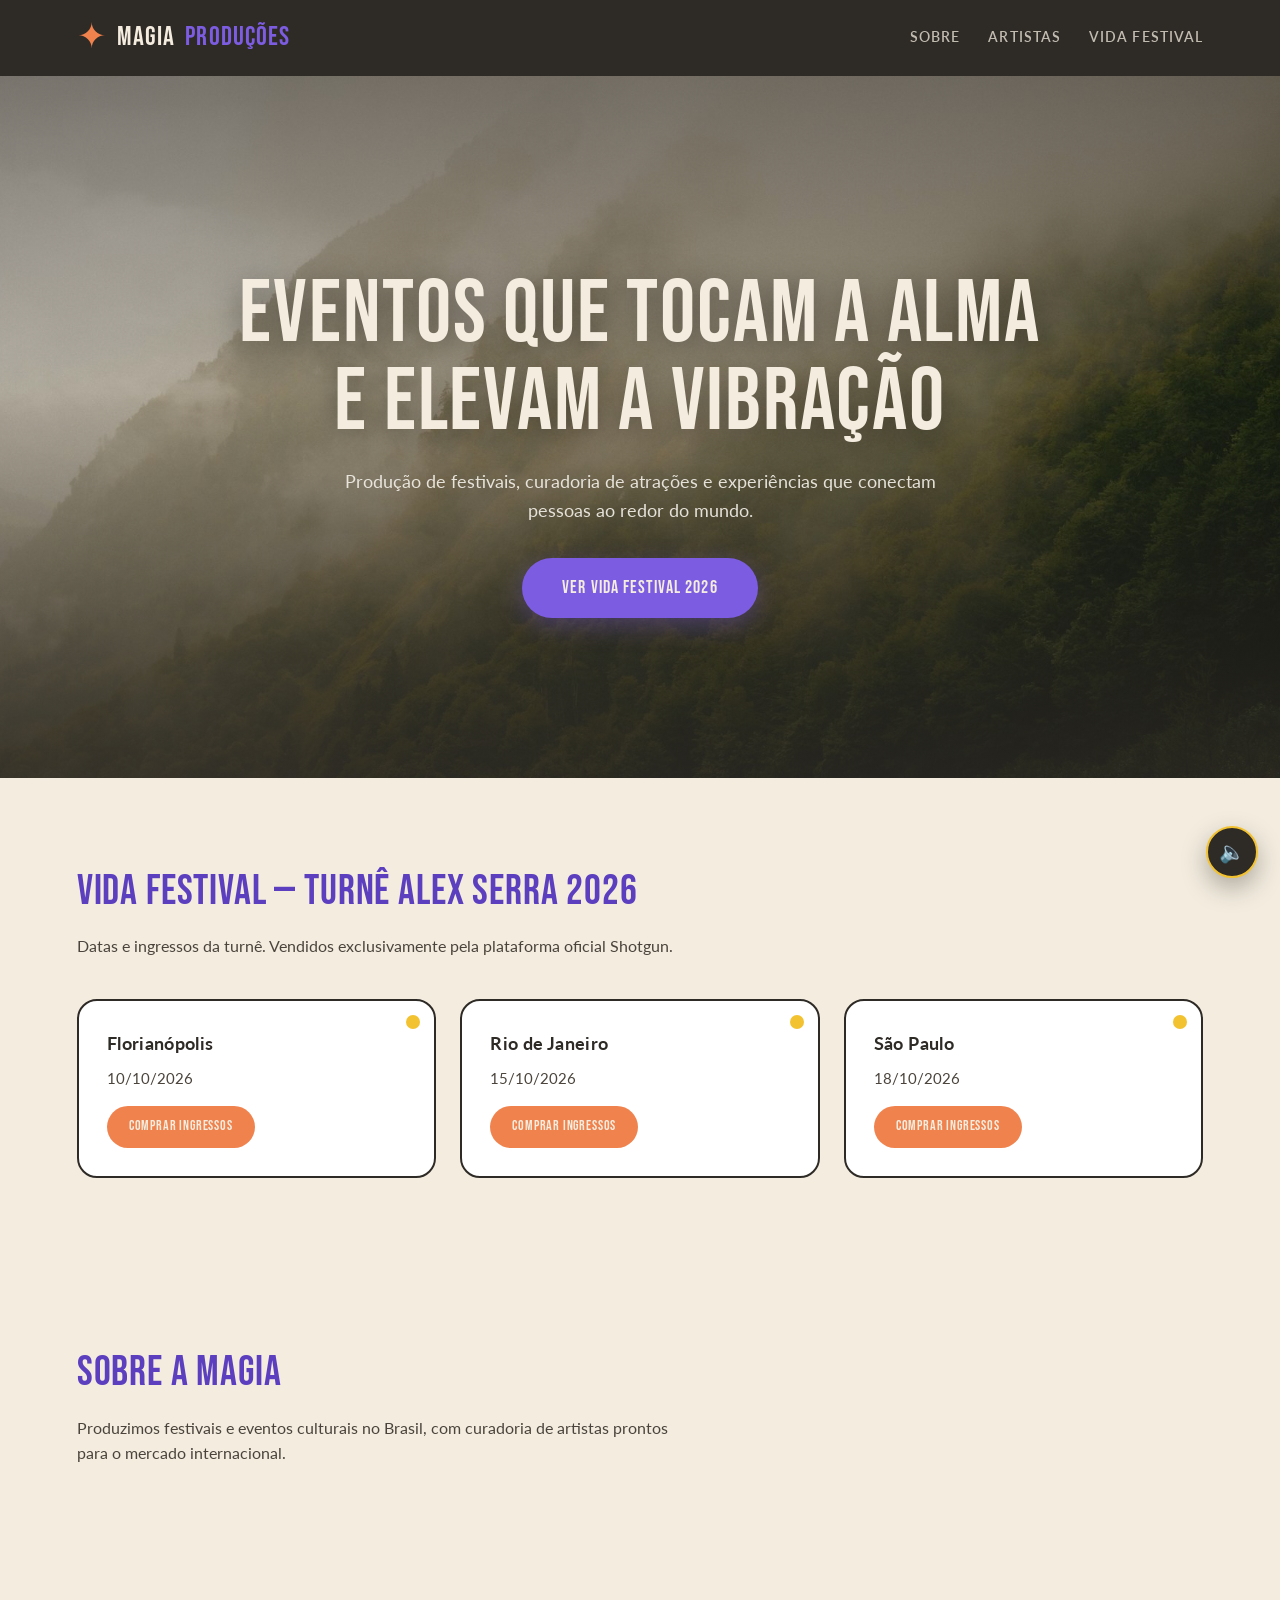
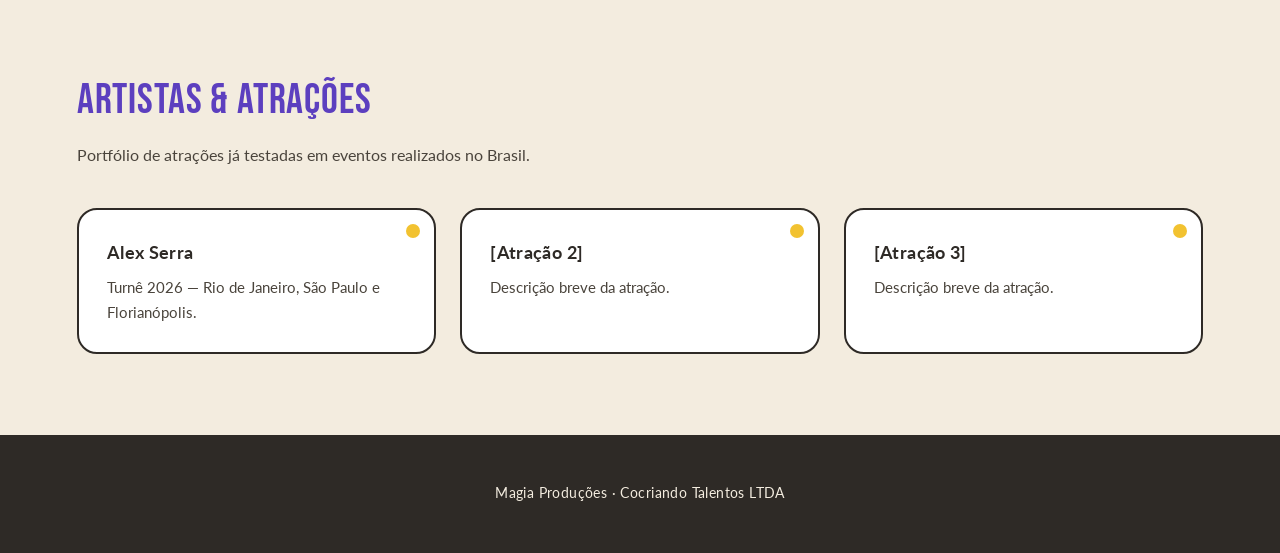
<file: index.html>
<!DOCTYPE html>
<html lang="pt-BR">
<head>
<meta charset="UTF-8">
<meta name="viewport" content="width=device-width, initial-scale=1.0">
<title>Magia Produções</title>
<link rel="preconnect" href="https://fonts.googleapis.com">
<link href="https://fonts.googleapis.com/css2?family=Bebas+Neue&family=Lato:wght@400;700;900&family=Fraunces:wght@500;600&display=swap" rel="stylesheet">
<link rel="stylesheet" href="css/style.css?v=20260816">
</head>
<body>
<header>
  <div class="logo"><span class="mark">✦</span>magia <strong>produções</strong></div>
  <nav>
    <a href="#sobre">Sobre</a>
    <a href="#artistas">Artistas</a>
    <a href="vida-festival.html">VIDA Festival</a>
  </nav>
</header>

<section class="hero">
  <div class="hero-bg" style="background-image:url('img/mountain-bg.jpg')"></div>
  <div class="hero-scrim"></div>
  <div class="hero-inner">
    <h1>Eventos que tocam a alma<br>e elevam a vibração</h1>
    <p>Produção de festivais, curadoria de atrações e experiências que conectam pessoas ao redor do mundo.</p>
    <a href="vida-festival.html" class="cta">Ver VIDA Festival 2026</a>
  </div>
</section>

<section id="turne">
  <h2 class="section-title">VIDA Festival — Turnê Alex Serra 2026</h2>
  <p class="section-sub">Datas e ingressos da turnê. Vendidos exclusivamente pela plataforma oficial Shotgun.</p>
  <div class="grid">
    <div class="card">
      <h3>Florianópolis</h3>
      <p>10/10/2026</p>
      <a href="https://shotgun.live/festivals/vida-festival-2026" class="btn-ingresso btn-ingresso--card" target="_blank" rel="noopener">Comprar Ingressos</a>
    </div>
    <div class="card">
      <h3>Rio de Janeiro</h3>
      <p>15/10/2026</p>
      <a href="https://shotgun.live/pt-pt/events/alex-serra-toti-dub" class="btn-ingresso btn-ingresso--card" target="_blank" rel="noopener">Comprar Ingressos</a>
    </div>
    <div class="card">
      <h3>São Paulo</h3>
      <p>18/10/2026</p>
      <a href="https://shotgun.live/pt-pt/events/alex-serra-e-toti-dub-sao-paulo-sp-18-10" class="btn-ingresso btn-ingresso--card" target="_blank" rel="noopener">Comprar Ingressos</a>
    </div>
  </div>
</section>

<section id="sobre">
  <h2 class="section-title">Sobre a Magia</h2>
  <p class="section-sub">Produzimos festivais e eventos culturais no Brasil, com curadoria de artistas prontos para o mercado internacional.</p>
</section>

<section id="artistas">
  <h2 class="section-title">Artistas &amp; Atrações</h2>
  <p class="section-sub">Portfólio de atrações já testadas em eventos realizados no Brasil.</p>
  <div class="grid">
    <div class="card"><h3>Alex Serra</h3><p>Turnê 2026 — Rio de Janeiro, São Paulo e Florianópolis.</p></div>
    <div class="card"><h3>[Atração 2]</h3><p>Descrição breve da atração.</p></div>
    <div class="card"><h3>[Atração 3]</h3><p>Descrição breve da atração.</p></div>
  </div>
</section>

<footer>Magia Produções · Cocriando Talentos LTDA</footer>

<button id="sound-toggle" class="sound-toggle" type="button" aria-pressed="false" aria-label="Ativar som da natureza">🔈</button>
<audio id="nature-audio" src="audio/birds-ambience.mp3" loop preload="none"></audio>
<script>
  var btn = document.getElementById('sound-toggle');
  var audio = document.getElementById('nature-audio');
  btn.addEventListener('click', function () {
    if (audio.paused) {
      audio.play();
      btn.textContent = '🔊';
      btn.setAttribute('aria-pressed', 'true');
    } else {
      audio.pause();
      btn.textContent = '🔈';
      btn.setAttribute('aria-pressed', 'false');
    }
  });
</script>
</body>
</html>
</file>
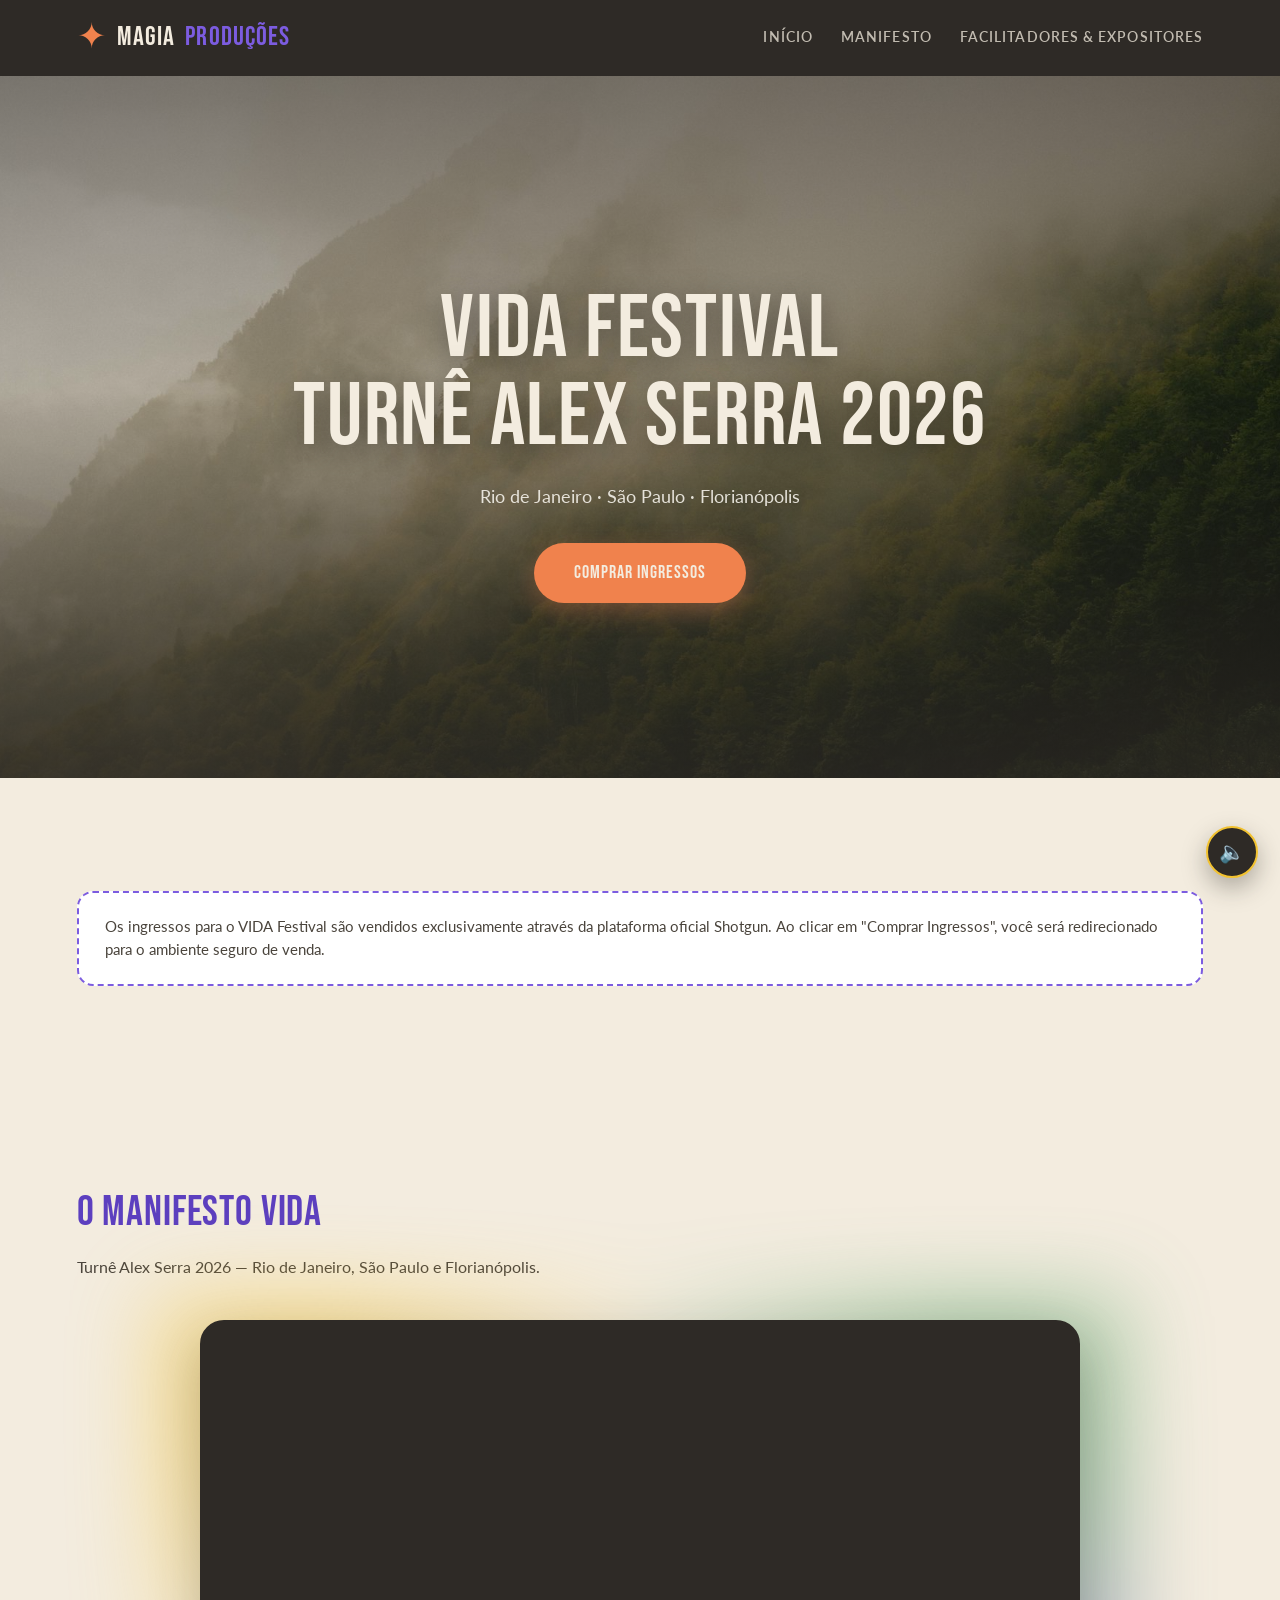
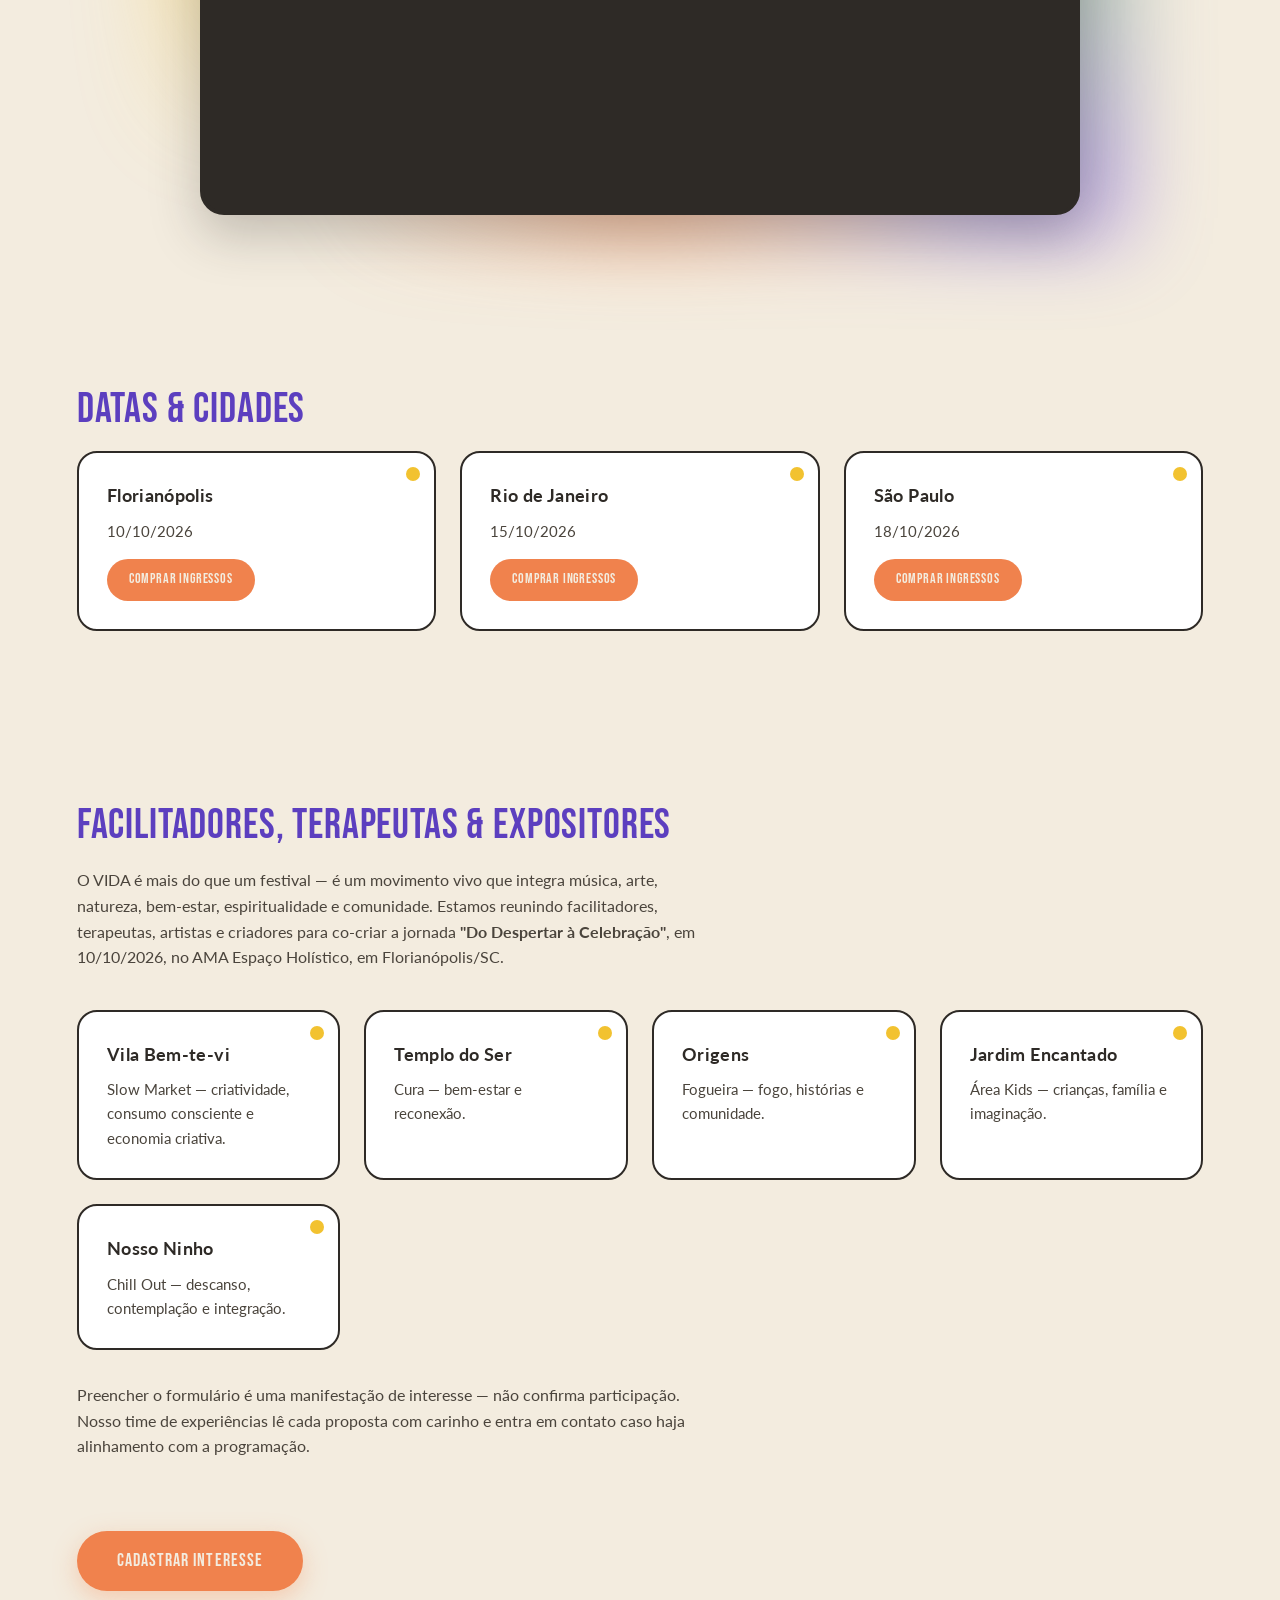
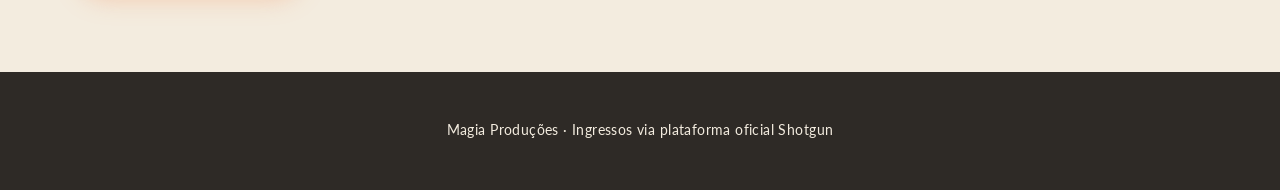
<file: vida-festival.html>
<!DOCTYPE html>
<html lang="pt-BR">
<head>
<meta charset="UTF-8">
<meta name="viewport" content="width=device-width, initial-scale=1.0">
<title>VIDA Festival 2026 | Magia Produções</title>
<link rel="preconnect" href="https://fonts.googleapis.com">
<link href="https://fonts.googleapis.com/css2?family=Bebas+Neue&family=Lato:wght@400;700;900&family=Fraunces:wght@500;600&display=swap" rel="stylesheet">
<link rel="stylesheet" href="css/style.css?v=20260816">
</head>
<body>
<header>
  <div class="logo"><span class="mark">✦</span>magia <strong>produções</strong></div>
  <nav>
    <a href="index.html">Início</a>
    <a href="#manifesto">Manifesto</a>
    <a href="#participe">Facilitadores &amp; Expositores</a>
  </nav>
</header>

<section class="hero">
  <div class="hero-bg" style="background-image:url('img/mountain-bg.jpg')"></div>
  <div class="hero-scrim"></div>
  <div class="hero-inner">
    <h1>VIDA Festival<br>Turnê Alex Serra 2026</h1>
    <p>Rio de Janeiro · São Paulo · Florianópolis</p>
    <a href="https://shotgun.live/festivals/vida-festival-2026" class="btn-ingresso" target="_blank" rel="noopener">Comprar Ingressos</a>
  </div>
</section>

<section>
  <div class="aviso">
    Os ingressos para o VIDA Festival são vendidos exclusivamente através da plataforma oficial Shotgun. Ao clicar em "Comprar Ingressos", você será redirecionado para o ambiente seguro de venda.
  </div>
</section>

<section id="manifesto">
  <h2 class="section-title">O Manifesto VIDA</h2>
  <p class="section-sub">Turnê Alex Serra 2026 — Rio de Janeiro, São Paulo e Florianópolis.</p>
  <div class="video-frame-wrap">
    <div class="video-glow" aria-hidden="true"></div>
    <div class="video-frame">
      <iframe src="https://drive.google.com/file/d/13nspIocc97IpS_X0dKV7_lC7fzOKElHS/preview" title="Manifesto VIDA Festival" allow="autoplay; fullscreen" allowfullscreen loading="lazy"></iframe>
    </div>
  </div>
</section>

<section>
  <h2 class="section-title">Datas &amp; Cidades</h2>
  <div class="grid">
    <div class="card">
      <h3>Florianópolis</h3>
      <p>10/10/2026</p>
      <a href="https://shotgun.live/festivals/vida-festival-2026" class="btn-ingresso btn-ingresso--card" target="_blank" rel="noopener">Comprar Ingressos</a>
    </div>
    <div class="card">
      <h3>Rio de Janeiro</h3>
      <p>15/10/2026</p>
      <a href="https://shotgun.live/pt-pt/events/alex-serra-toti-dub" class="btn-ingresso btn-ingresso--card" target="_blank" rel="noopener">Comprar Ingressos</a>
    </div>
    <div class="card">
      <h3>São Paulo</h3>
      <p>18/10/2026</p>
      <a href="https://shotgun.live/pt-pt/events/alex-serra-e-toti-dub-sao-paulo-sp-18-10" class="btn-ingresso btn-ingresso--card" target="_blank" rel="noopener">Comprar Ingressos</a>
    </div>
  </div>
</section>

<section id="participe">
  <h2 class="section-title">Facilitadores, Terapeutas &amp; Expositores</h2>
  <p class="section-sub">O VIDA é mais do que um festival — é um movimento vivo que integra música, arte, natureza, bem-estar, espiritualidade e comunidade. Estamos reunindo facilitadores, terapeutas, artistas e criadores para co-criar a jornada <strong>"Do Despertar à Celebração"</strong>, em 10/10/2026, no AMA Espaço Holístico, em Florianópolis/SC.</p>
  <div class="grid">
    <div class="card"><h3>Vila Bem-te-vi</h3><p>Slow Market — criatividade, consumo consciente e economia criativa.</p></div>
    <div class="card"><h3>Templo do Ser</h3><p>Cura — bem-estar e reconexão.</p></div>
    <div class="card"><h3>Origens</h3><p>Fogueira — fogo, histórias e comunidade.</p></div>
    <div class="card"><h3>Jardim Encantado</h3><p>Área Kids — crianças, família e imaginação.</p></div>
    <div class="card"><h3>Nosso Ninho</h3><p>Chill Out — descanso, contemplação e integração.</p></div>
  </div>
  <p class="section-sub" style="margin-top:32px;">Preencher o formulário é uma manifestação de interesse — não confirma participação. Nosso time de experiências lê cada proposta com carinho e entra em contato caso haja alinhamento com a programação.</p>
  <a href="https://forms.gle/Q3Z6K3PyDiD46V7s8" class="btn-ingresso" target="_blank" rel="noopener">Cadastrar Interesse</a>
</section>

<footer>Magia Produções · Ingressos via plataforma oficial Shotgun</footer>

<button id="sound-toggle" class="sound-toggle" type="button" aria-pressed="false" aria-label="Ativar som da natureza">🔈</button>
<audio id="nature-audio" src="audio/birds-ambience.mp3" loop preload="none"></audio>
<script>
  var btn = document.getElementById('sound-toggle');
  var audio = document.getElementById('nature-audio');
  btn.addEventListener('click', function () {
    if (audio.paused) {
      audio.play();
      btn.textContent = '🔊';
      btn.setAttribute('aria-pressed', 'true');
    } else {
      audio.pause();
      btn.textContent = '🔈';
      btn.setAttribute('aria-pressed', 'false');
    }
  });
</script>
</body>
</html>
</file>
<file: css/style.css>
:root {
  --roxo: #7C5CE0;
  --roxo-escuro: #5C3FBF;
  --verde: #4A9B5E;
  --amarelo: #F2C230;
  --laranja: #F0824D;
  --off-white: #F3ECDF;
  --tinta: #2E2A26;
  --tinta-suave: #4A443C;
  --font-display: 'Bebas Neue', 'Fraunces', serif;
  --font-body: 'Lato', 'Work Sans', sans-serif;
}
* { box-sizing: border-box; margin: 0; padding: 0; }
html { scroll-behavior: smooth; }
body {
  background: var(--off-white);
  color: var(--tinta);
  font-family: var(--font-body);
  line-height: 1.6;
}
h1, h2, h3 {
  font-family: var(--font-display);
  font-weight: 400;
  letter-spacing: 0.02em;
  text-transform: uppercase;
}
a { color: inherit; text-decoration: none; }

/* header */
header {
  position: sticky;
  top: 0;
  z-index: 10;
  display: flex;
  justify-content: space-between;
  align-items: center;
  gap: 16px;
  padding: 16px 6vw;
  background: var(--tinta);
  flex-wrap: wrap;
}
header .logo {
  display: flex;
  align-items: center;
  gap: 10px;
  font-family: var(--font-display);
  font-size: 1.7rem;
  letter-spacing: 0.04em;
  color: var(--off-white);
  text-transform: uppercase;
}
header .logo .mark {
  color: var(--laranja);
  font-size: 1.3em;
  line-height: 1;
}
header .logo strong { color: var(--roxo); font-weight: inherit; }
header .logo svg { height: 34px; width: auto; }
nav { display: flex; align-items: center; gap: 28px; flex-wrap: wrap; }
nav a {
  color: var(--off-white);
  opacity: 0.75;
  font-size: 0.85rem;
  letter-spacing: 0.08em;
  text-transform: uppercase;
  font-weight: 600;
}
nav a:hover { opacity: 1; color: var(--amarelo); }

/* hero */
.hero {
  position: relative;
  padding: 16vh 6vw 12vh;
  text-align: center;
  overflow: hidden;
  min-height: 78vh;
  display: flex;
  align-items: center;
  justify-content: center;
  background: var(--tinta);
}
.hero-bg {
  position: absolute;
  inset: 0;
  background-size: cover;
  background-position: center 65%;
  transform: scale(1.03);
}
.hero-scrim {
  position: absolute;
  inset: 0;
  background: linear-gradient(180deg, rgba(46,42,38,0.6) 0%, rgba(46,42,38,0.28) 45%, rgba(46,42,38,0.8) 100%);
}
.hero-inner { position: relative; z-index: 2; }

@media (max-width: 780px) {
  .hero { padding-top: 8vh; }
}
.hero h1 {
  font-size: clamp(2.6rem, 8vw, 5.5rem);
  line-height: 1;
  color: var(--off-white);
  text-shadow: 0 6px 30px rgba(0,0,0,0.4);
}
.hero p {
  margin-top: 20px;
  color: rgba(241,238,230,0.92);
  font-size: 1.15rem;
  max-width: 600px;
  margin-inline: auto;
}
.hero .cta, .btn-ingresso {
  display: inline-block;
  margin-top: 32px;
  padding: 16px 40px;
  border-radius: 999px;
  background: var(--roxo);
  color: var(--off-white);
  font-family: var(--font-display);
  letter-spacing: 0.06em;
  font-size: 1.1rem;
  box-shadow: 0 8px 24px rgba(124,92,224,0.35);
  transition: transform 0.15s ease;
}
.hero .cta:hover, .btn-ingresso:hover { transform: translateY(-2px); }
.btn-ingresso { background: var(--laranja); box-shadow: 0 8px 24px rgba(246,139,87,0.35); }

section { padding: 9vh 6vw; }

/* video manifesto */
.video-frame-wrap {
  position: relative;
  max-width: 880px;
  margin: 0 auto;
}
.video-glow {
  position: absolute;
  inset: -6%;
  z-index: 0;
  background:
    radial-gradient(circle at 15% 20%, var(--amarelo) 0%, transparent 40%),
    radial-gradient(circle at 85% 25%, var(--verde) 0%, transparent 42%),
    radial-gradient(circle at 50% 90%, var(--laranja) 0%, transparent 45%),
    radial-gradient(circle at 90% 85%, var(--roxo) 0%, transparent 40%);
  filter: blur(40px);
  opacity: 0.55;
  animation: video-glow-float 10s ease-in-out infinite alternate;
}
@keyframes video-glow-float {
  0%   { transform: scale(1) rotate(0deg); }
  100% { transform: scale(1.08) rotate(4deg); }
}
.video-frame {
  position: relative;
  z-index: 1;
  border-radius: 24px;
  overflow: hidden;
  border: 4px solid var(--tinta);
  box-shadow: 0 20px 50px rgba(46,42,38,0.25);
  aspect-ratio: 16 / 9;
  background: var(--tinta);
}
.video-frame iframe { width: 100%; height: 100%; border: 0; display: block; }
@media (prefers-reduced-motion: reduce) {
  .video-glow { animation: none; }
}
.section-title {
  font-size: clamp(1.8rem, 4vw, 2.6rem);
  color: var(--roxo-escuro);
  margin-bottom: 8px;
}
.section-sub { color: var(--tinta-suave); margin-bottom: 40px; max-width: 620px; }

.grid { display: grid; grid-template-columns: repeat(auto-fit, minmax(240px, 1fr)); gap: 24px; }
.card {
  background: #fff;
  border: 2px solid var(--tinta);
  border-radius: 20px;
  padding: 28px;
  position: relative;
}
.card::before {
  content: "";
  position: absolute;
  top: 14px;
  right: 14px;
  width: 14px;
  height: 14px;
  border-radius: 50%;
  background: var(--amarelo);
}
.card h3 {
  color: var(--tinta);
  margin-bottom: 8px;
  text-transform: none;
  font-family: var(--font-body);
  font-weight: 700;
  font-size: 1.15rem;
}
.card p { color: var(--tinta-suave); font-size: 0.95rem; }
.btn-ingresso--card {
  display: inline-block;
  margin-top: 16px;
  padding: 10px 22px;
  font-size: 0.85rem;
  box-shadow: none;
}

.aviso {
  background: #fff;
  border: 2px dashed var(--roxo);
  border-radius: 16px;
  padding: 22px 26px;
  font-size: 0.92rem;
  color: var(--tinta-suave);
  margin: 32px 0;
}

footer {
  padding: 48px 6vw;
  text-align: center;
  color: var(--off-white);
  background: var(--tinta);
  font-size: 0.85rem;
  letter-spacing: 0.03em;
}

@media (max-width: 640px) {
  header { justify-content: center; text-align: center; }
  nav { justify-content: center; gap: 18px; }
}

/* som ambiente */
.sound-toggle {
  position: fixed;
  bottom: 22px;
  right: 22px;
  z-index: 50;
  width: 52px;
  height: 52px;
  border-radius: 50%;
  background: var(--tinta);
  color: var(--off-white);
  border: 2px solid var(--amarelo);
  font-size: 1.3rem;
  line-height: 1;
  cursor: pointer;
  box-shadow: 0 10px 24px rgba(46,42,38,0.35);
  display: flex;
  align-items: center;
  justify-content: center;
  transition: transform 0.15s ease;
}
.sound-toggle:hover { transform: scale(1.06); }
.sound-toggle[aria-pressed="true"] { border-color: var(--verde); }
</file>
